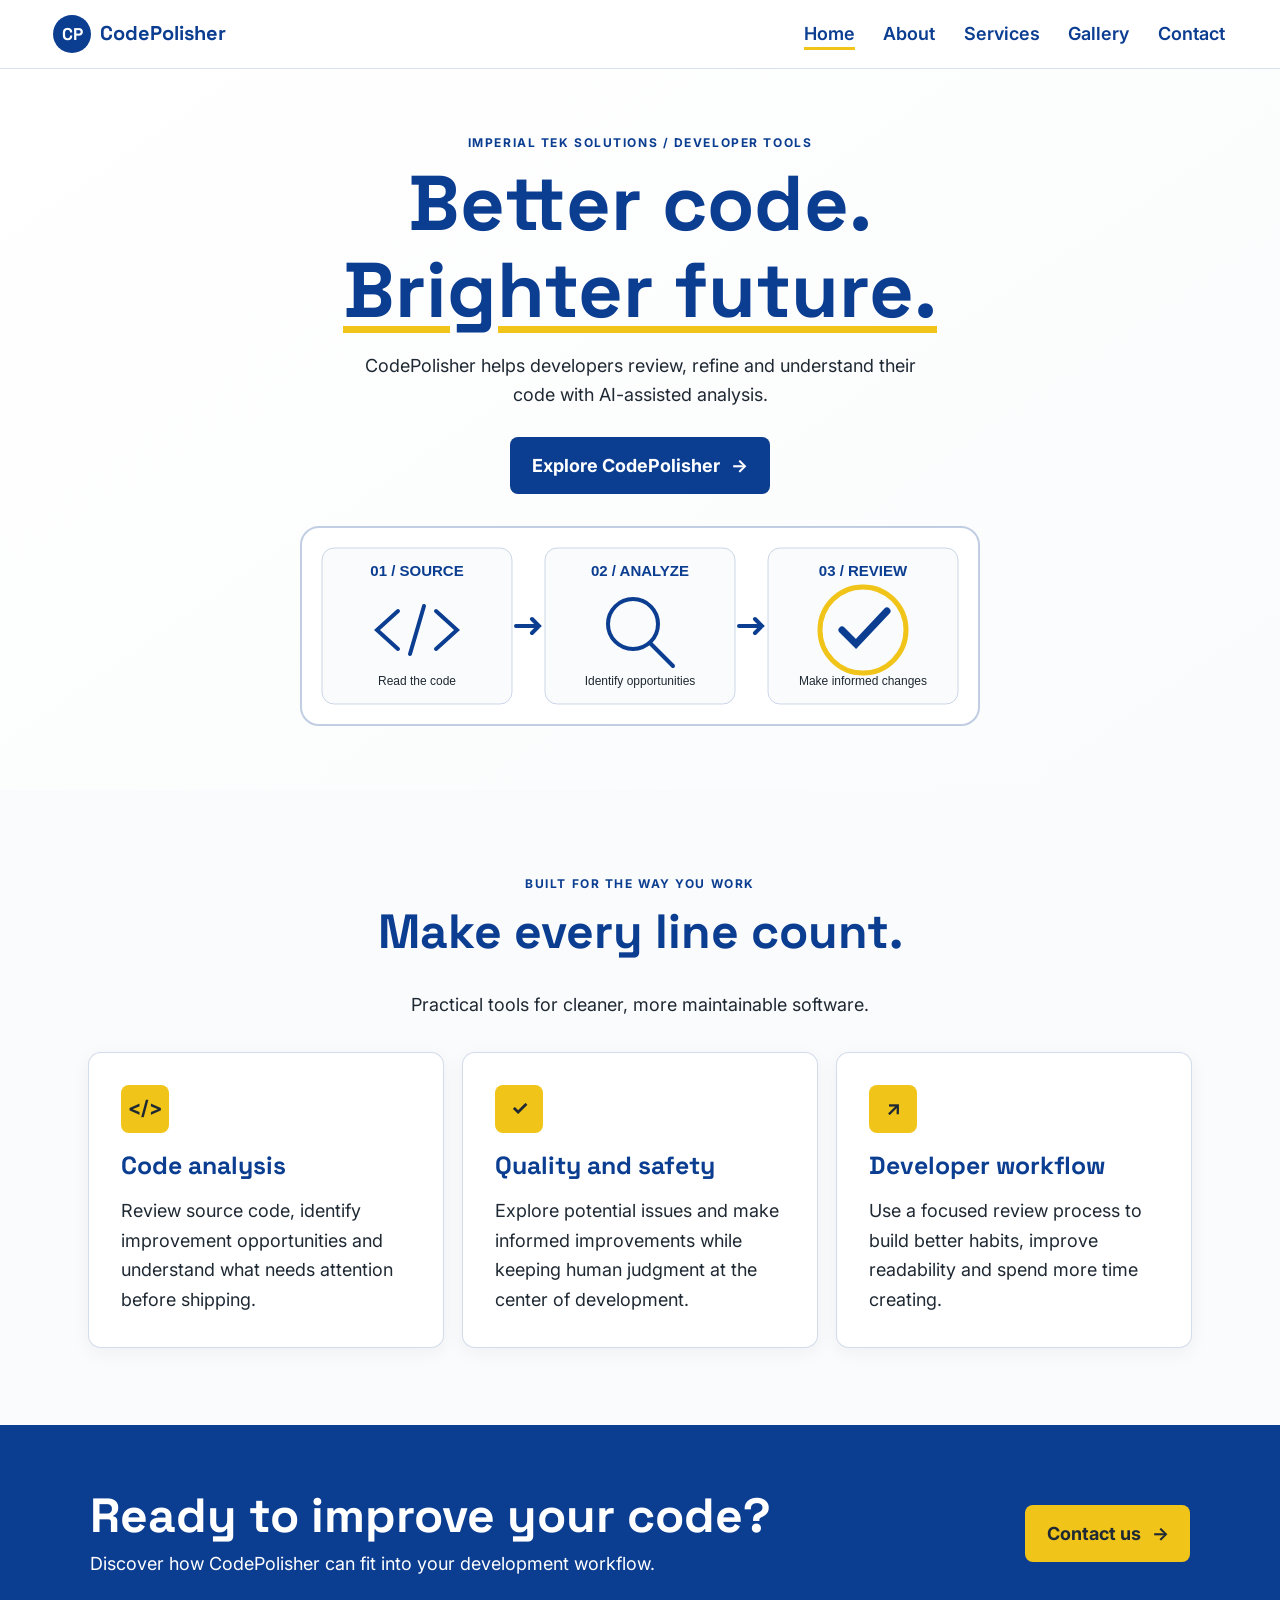
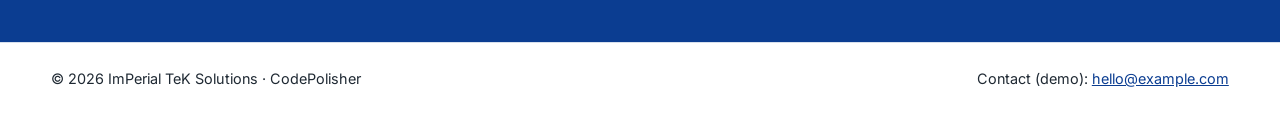
<file: index.html>
<!DOCTYPE html>
<!-- HTML5 document: the language declaration helps screen readers pronounce the content correctly. -->
<html lang="en">
<head>
    <!-- Metadata: UTF-8 supports special characters, viewport enables responsive sizing, and the title identifies the page in browser tabs. -->
    <meta charset="UTF-8">
    <meta name="viewport" content="width=device-width, initial-scale=1.0">
    <title>Home | CodePolisher</title>
    <!-- Shared stylesheet: one file keeps layout and brand consistent across all five pages. Google Fonts are optional; CSS provides local fallbacks. -->
    <link rel="stylesheet" href="https://fonts.googleapis.com/css2?family=Inter:wght@400;500;600;700&amp;family=Space+Grotesk:wght@500;600;700&amp;display=swap">
    <link rel="stylesheet" href="css/style.css">
</head>
<body>
    <!-- Skip link: keyboard users can bypass repeated navigation and reach the main content directly. -->
    <a class="skip-link" href="#main-content">Skip to main content</a>
<!-- Shared sticky header: keeps the brand and navigation available while scrolling. The same links on every page make the site predictable. -->
<header class="site-header">
    <!-- Placeholder logo: the circle and text identify the brand; linking it home gives visitors a familiar way back. -->
    <a class="brand" href="index.html" aria-label="CodePolisher home">
        <svg width="204" height="42" viewBox="0 0 204 42" aria-hidden="true" focusable="false">
            <circle cx="21" cy="21" r="19" fill="#0b3d91"/>
            <text x="21" y="27" text-anchor="middle" fill="white" font-size="17" font-weight="700">CP</text>
            <text x="49" y="27" fill="#0b3d91" font-size="20" font-weight="700">CodePolisher</text>
        </svg>
    </a>
    <!-- Mobile menu control: aria-expanded tells assistive technology whether navigation is open. JavaScript toggles the menu on small screens. -->
    <button class="menu-toggle" type="button" aria-controls="site-nav" aria-expanded="false" aria-label="Toggle navigation">☰</button>
    <!-- Shared navigation: relative filenames keep all five pages connected, including when the folder is opened locally. -->
    <nav id="site-nav" aria-label="Main navigation">
        <a href="index.html">Home</a>
        <a href="about.html">About</a>
        <a href="services.html">Services</a>
        <a href="gallery.html">Gallery</a>
        <a href="contact.html">Contact</a>
    </nav>
</header>
<!-- Main content: the unique information for Home is inside this landmark so screen readers can skip the repeated navigation. -->
<main id="main-content">
    <!-- Hero: introduces the product, explains its purpose and gives a clear next step. The visual reinforces the code-review theme without relying on text embedded in an image. -->
    <section class="hero" aria-labelledby="hero-title">
        <span class="eyebrow">IMPERIAL TEK SOLUTIONS / DEVELOPER TOOLS</span>
        <h1 id="hero-title">Better code.<br><span>Brighter future.</span></h1>
        <p class="hero-copy">CodePolisher helps developers review, refine and understand their code with AI-assisted analysis.</p>
        <a class="button" href="services.html">Explore CodePolisher <span aria-hidden="true">→</span></a>
        <!-- Original local illustration: alt text explains its meaning; width and height reserve space before loading to prevent layout shifts. -->
        <img class="hero-image" src="img/code-review.svg" width="680" height="200" alt="Illustration of a code review workflow moving from source code through analysis to a verified result.">
    </section>
    <!-- Feature section: three cards explain the main benefits. Semantic articles and headings help visitors scan independent ideas. -->
    <section class="features" aria-labelledby="features-title">
        <div class="section-intro">
            <span class="eyebrow">BUILT FOR THE WAY YOU WORK</span>
            <h2 id="features-title">Make every line count.</h2>
            <p>Practical tools for cleaner, more maintainable software.</p>
        </div>
        <!-- Responsive grid: each article has an icon, heading and description; decorative icons are hidden from screen readers. -->
        <div class="feature-grid">
            <article class="feature-card">
                <span class="feature-icon" aria-hidden="true">&lt;/&gt;</span>
                <h3>Code analysis</h3>
                <p>Review source code, identify improvement opportunities and understand what needs attention before shipping.</p>
            </article>
            <article class="feature-card">
                <span class="feature-icon" aria-hidden="true">✓</span>
                <h3>Quality and safety</h3>
                <p>Explore potential issues and make informed improvements while keeping human judgment at the center of development.</p>
            </article>
            <article class="feature-card">
                <span class="feature-icon" aria-hidden="true">↗</span>
                <h3>Developer workflow</h3>
                <p>Use a focused review process to build better habits, improve readability and spend more time creating.</p>
            </article>
        </div>
    </section>
    <!-- Repeat CTA: gives visitors another next step after reading the features. It points to the Contact page rather than leaving them at a dead end. -->
    <section class="repeat-cta" aria-labelledby="cta-title">
        <div>
            <h2 id="cta-title">Ready to improve your code?</h2>
            <p>Discover how CodePolisher can fit into your development workflow.</p>
        </div>
        <a class="button button-accent" href="contact.html">Contact us <span aria-hidden="true">→</span></a>
    </section>
</main>
<!-- Shared footer: repeats ownership and contact information so visitors can find it from any page. The email is a clearly marked example for the class project. -->
<footer class="site-footer">
    <p>© 2026 ImPerial TeK Solutions · CodePolisher</p>
    <p>Contact (demo): <a href="mailto:hello@example.com">hello@example.com</a></p>
</footer>
    <!-- Shared script: loaded after the HTML so DOM elements exist before JavaScript accesses them. -->
    <script src="js/script.js"></script>
</body>
</html>
</file>
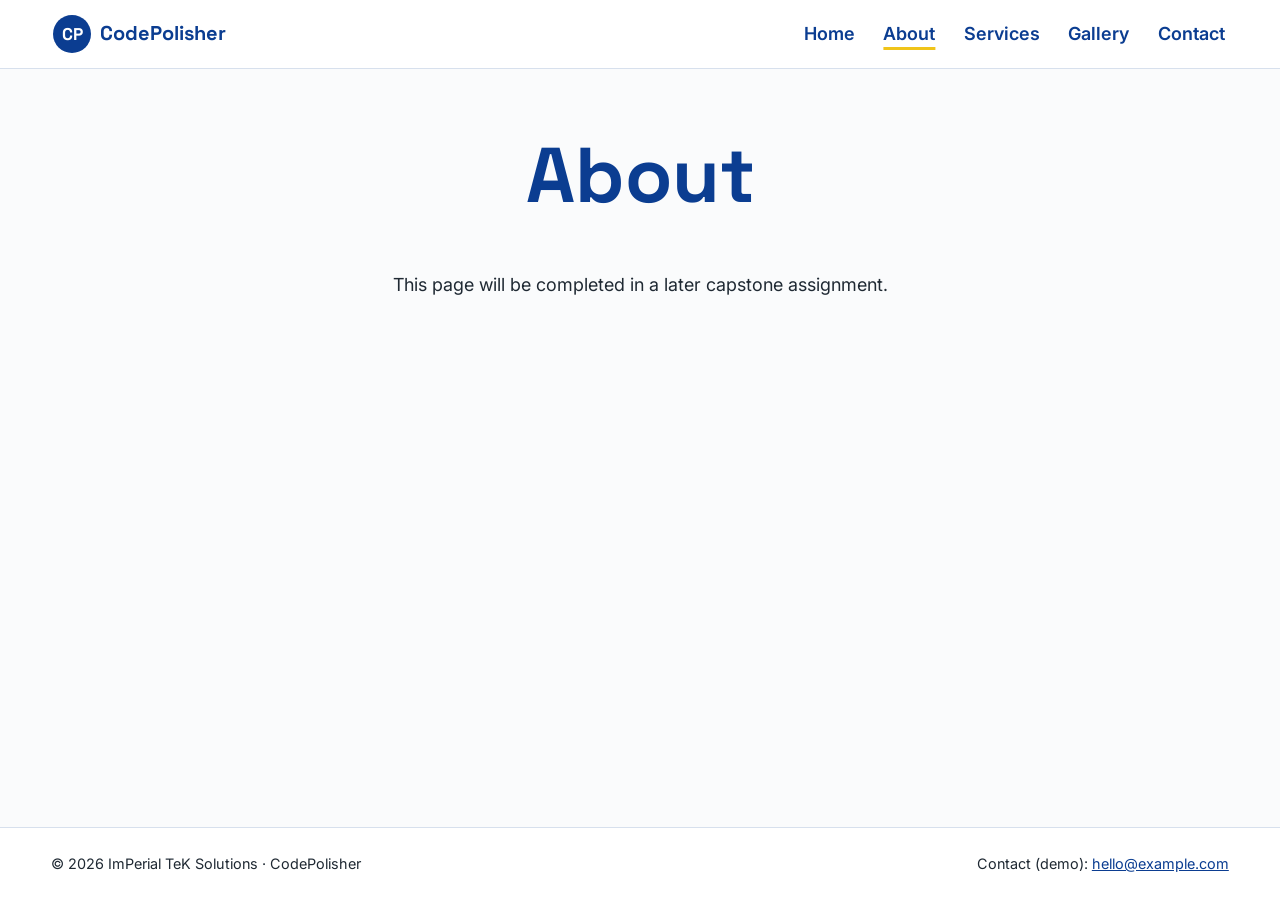
<file: about.html>
<!DOCTYPE html>
<!-- HTML5 document: the language declaration helps screen readers pronounce the content correctly. -->
<html lang="en">
<head>
    <!-- Metadata: UTF-8 supports special characters, viewport enables responsive sizing, and the title identifies the page in browser tabs. -->
    <meta charset="UTF-8">
    <meta name="viewport" content="width=device-width, initial-scale=1.0">
    <title>About | CodePolisher</title>
    <!-- Shared stylesheet: one file keeps layout and brand consistent across all five pages. Google Fonts are optional; CSS provides local fallbacks. -->
    <link rel="stylesheet" href="https://fonts.googleapis.com/css2?family=Inter:wght@400;500;600;700&amp;family=Space+Grotesk:wght@500;600;700&amp;display=swap">
    <link rel="stylesheet" href="css/style.css">
</head>
<body>
    <!-- Skip link: keyboard users can bypass repeated navigation and reach the main content directly. -->
    <a class="skip-link" href="#main-content">Skip to main content</a>
<!-- Shared sticky header: keeps the brand and navigation available while scrolling. The same links on every page make the site predictable. -->
<header class="site-header">
    <!-- Placeholder logo: the circle and text identify the brand; linking it home gives visitors a familiar way back. -->
    <a class="brand" href="index.html" aria-label="CodePolisher home">
        <svg width="204" height="42" viewBox="0 0 204 42" aria-hidden="true" focusable="false">
            <circle cx="21" cy="21" r="19" fill="#0b3d91"/>
            <text x="21" y="27" text-anchor="middle" fill="white" font-size="17" font-weight="700">CP</text>
            <text x="49" y="27" fill="#0b3d91" font-size="20" font-weight="700">CodePolisher</text>
        </svg>
    </a>
    <!-- Mobile menu control: aria-expanded tells assistive technology whether navigation is open. JavaScript toggles the menu on small screens. -->
    <button class="menu-toggle" type="button" aria-controls="site-nav" aria-expanded="false" aria-label="Toggle navigation">☰</button>
    <!-- Shared navigation: relative filenames keep all five pages connected, including when the folder is opened locally. -->
    <nav id="site-nav" aria-label="Main navigation">
        <a href="index.html">Home</a>
        <a href="about.html">About</a>
        <a href="services.html">Services</a>
        <a href="gallery.html">Gallery</a>
        <a href="contact.html">Contact</a>
    </nav>
</header>
<!-- Placeholder main: reserves this page for a later capstone milestone. A meaningful heading confirms that the navigation link works. -->
<main id="main-content" class="placeholder">
    <h1>About</h1>
    <p>This page will be completed in a later capstone assignment.</p>
</main>
<!-- Shared footer: repeats ownership and contact information so visitors can find it from any page. The email is a clearly marked example for the class project. -->
<footer class="site-footer">
    <p>© 2026 ImPerial TeK Solutions · CodePolisher</p>
    <p>Contact (demo): <a href="mailto:hello@example.com">hello@example.com</a></p>
</footer>
    <!-- Shared script: loaded after the HTML so DOM elements exist before JavaScript accesses them. -->
    <script src="js/script.js"></script>
</body>
</html>
</file>
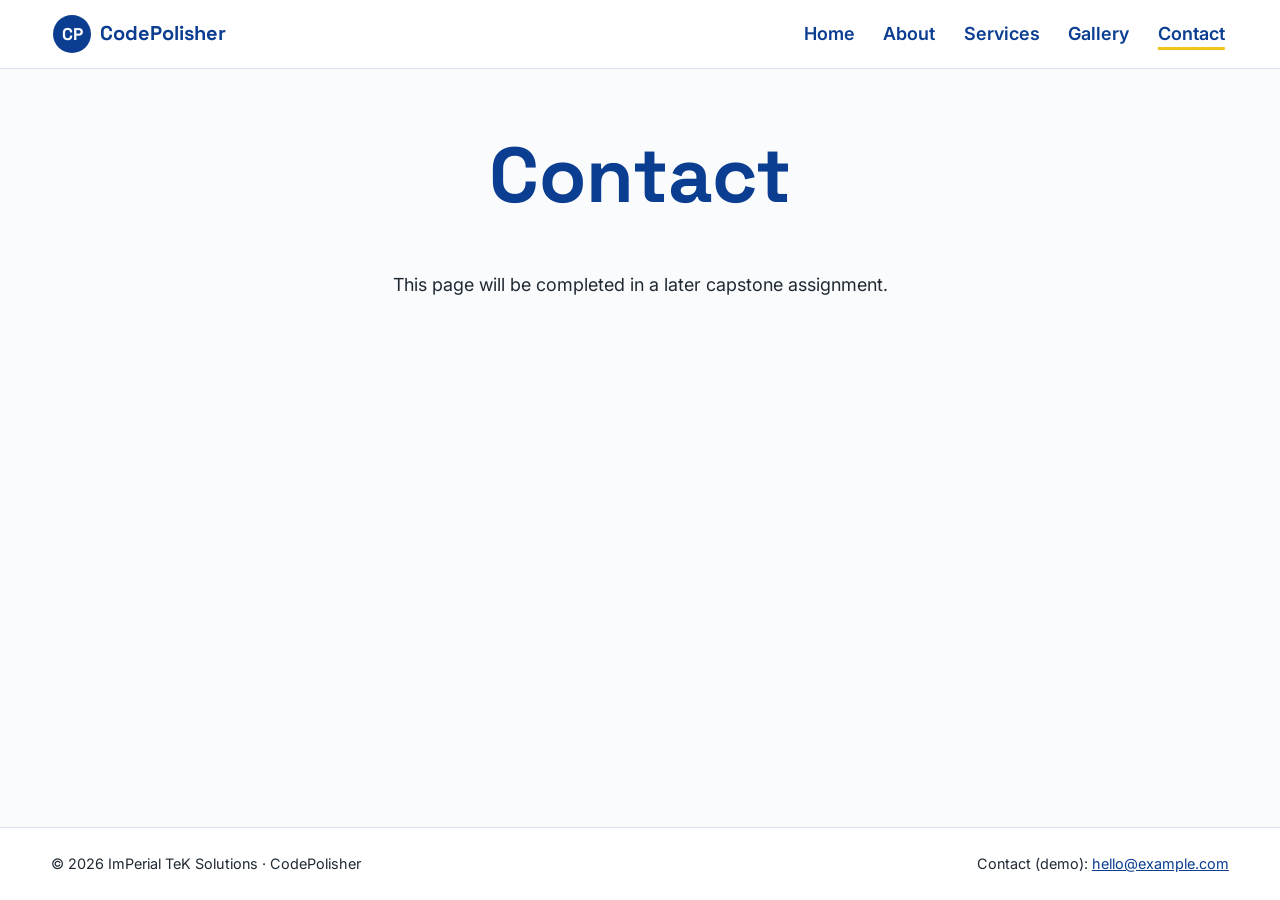
<file: contact.html>
<!DOCTYPE html>
<!-- HTML5 document: the language declaration helps screen readers pronounce the content correctly. -->
<html lang="en">
<head>
    <!-- Metadata: UTF-8 supports special characters, viewport enables responsive sizing, and the title identifies the page in browser tabs. -->
    <meta charset="UTF-8">
    <meta name="viewport" content="width=device-width, initial-scale=1.0">
    <title>Contact | CodePolisher</title>
    <!-- Shared stylesheet: one file keeps layout and brand consistent across all five pages. Google Fonts are optional; CSS provides local fallbacks. -->
    <link rel="stylesheet" href="https://fonts.googleapis.com/css2?family=Inter:wght@400;500;600;700&amp;family=Space+Grotesk:wght@500;600;700&amp;display=swap">
    <link rel="stylesheet" href="css/style.css">
</head>
<body>
    <!-- Skip link: keyboard users can bypass repeated navigation and reach the main content directly. -->
    <a class="skip-link" href="#main-content">Skip to main content</a>
<!-- Shared sticky header: keeps the brand and navigation available while scrolling. The same links on every page make the site predictable. -->
<header class="site-header">
    <!-- Placeholder logo: the circle and text identify the brand; linking it home gives visitors a familiar way back. -->
    <a class="brand" href="index.html" aria-label="CodePolisher home">
        <svg width="204" height="42" viewBox="0 0 204 42" aria-hidden="true" focusable="false">
            <circle cx="21" cy="21" r="19" fill="#0b3d91"/>
            <text x="21" y="27" text-anchor="middle" fill="white" font-size="17" font-weight="700">CP</text>
            <text x="49" y="27" fill="#0b3d91" font-size="20" font-weight="700">CodePolisher</text>
        </svg>
    </a>
    <!-- Mobile menu control: aria-expanded tells assistive technology whether navigation is open. JavaScript toggles the menu on small screens. -->
    <button class="menu-toggle" type="button" aria-controls="site-nav" aria-expanded="false" aria-label="Toggle navigation">☰</button>
    <!-- Shared navigation: relative filenames keep all five pages connected, including when the folder is opened locally. -->
    <nav id="site-nav" aria-label="Main navigation">
        <a href="index.html">Home</a>
        <a href="about.html">About</a>
        <a href="services.html">Services</a>
        <a href="gallery.html">Gallery</a>
        <a href="contact.html">Contact</a>
    </nav>
</header>
<!-- Placeholder main: reserves this page for a later capstone milestone. A meaningful heading confirms that the navigation link works. -->
<main id="main-content" class="placeholder">
    <h1>Contact</h1>
    <p>This page will be completed in a later capstone assignment.</p>
</main>
<!-- Shared footer: repeats ownership and contact information so visitors can find it from any page. The email is a clearly marked example for the class project. -->
<footer class="site-footer">
    <p>© 2026 ImPerial TeK Solutions · CodePolisher</p>
    <p>Contact (demo): <a href="mailto:hello@example.com">hello@example.com</a></p>
</footer>
    <!-- Shared script: loaded after the HTML so DOM elements exist before JavaScript accesses them. -->
    <script src="js/script.js"></script>
</body>
</html>
</file>
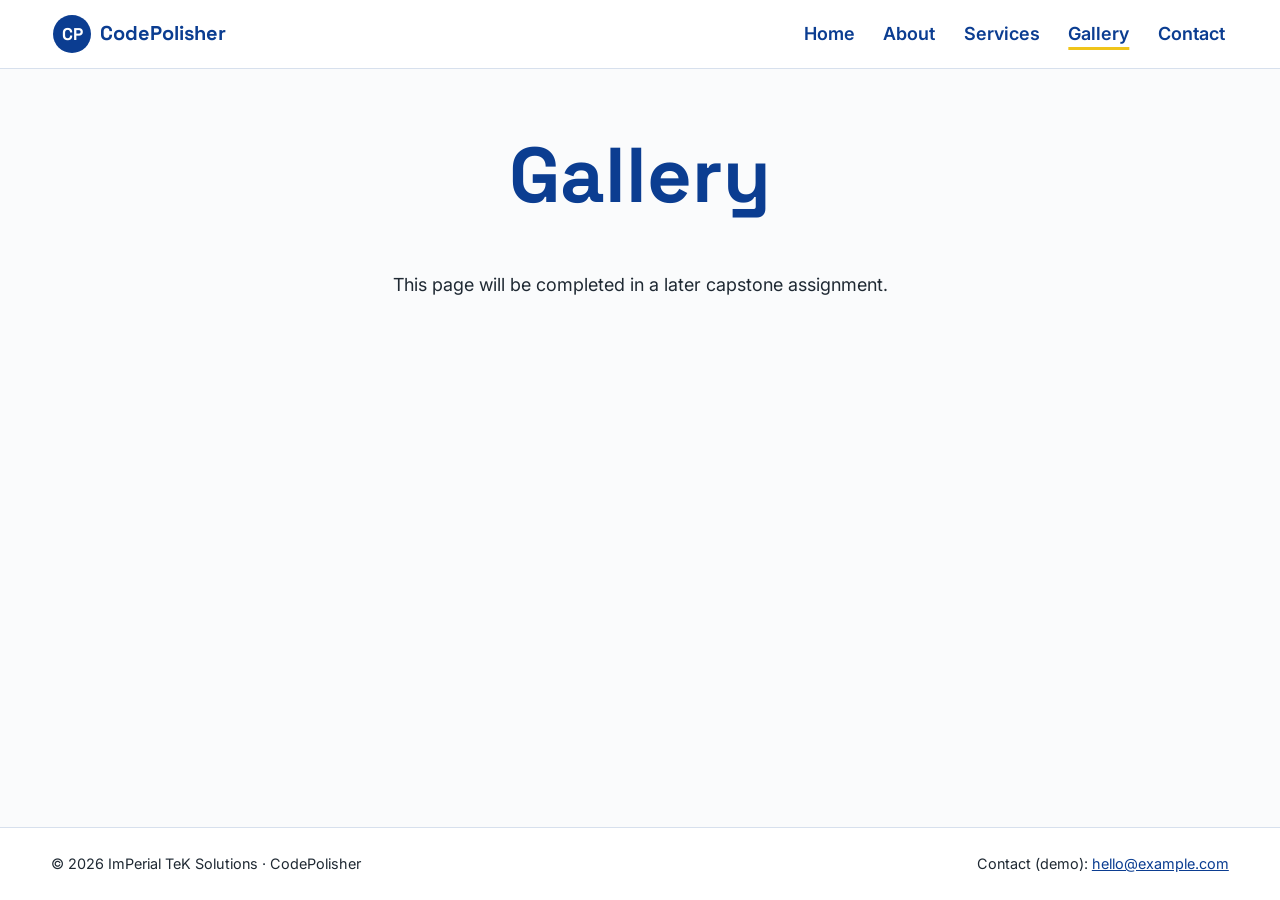
<file: gallery.html>
<!DOCTYPE html>
<!-- HTML5 document: the language declaration helps screen readers pronounce the content correctly. -->
<html lang="en">
<head>
    <!-- Metadata: UTF-8 supports special characters, viewport enables responsive sizing, and the title identifies the page in browser tabs. -->
    <meta charset="UTF-8">
    <meta name="viewport" content="width=device-width, initial-scale=1.0">
    <title>Gallery | CodePolisher</title>
    <!-- Shared stylesheet: one file keeps layout and brand consistent across all five pages. Google Fonts are optional; CSS provides local fallbacks. -->
    <link rel="stylesheet" href="https://fonts.googleapis.com/css2?family=Inter:wght@400;500;600;700&amp;family=Space+Grotesk:wght@500;600;700&amp;display=swap">
    <link rel="stylesheet" href="css/style.css">
</head>
<body>
    <!-- Skip link: keyboard users can bypass repeated navigation and reach the main content directly. -->
    <a class="skip-link" href="#main-content">Skip to main content</a>
<!-- Shared sticky header: keeps the brand and navigation available while scrolling. The same links on every page make the site predictable. -->
<header class="site-header">
    <!-- Placeholder logo: the circle and text identify the brand; linking it home gives visitors a familiar way back. -->
    <a class="brand" href="index.html" aria-label="CodePolisher home">
        <svg width="204" height="42" viewBox="0 0 204 42" aria-hidden="true" focusable="false">
            <circle cx="21" cy="21" r="19" fill="#0b3d91"/>
            <text x="21" y="27" text-anchor="middle" fill="white" font-size="17" font-weight="700">CP</text>
            <text x="49" y="27" fill="#0b3d91" font-size="20" font-weight="700">CodePolisher</text>
        </svg>
    </a>
    <!-- Mobile menu control: aria-expanded tells assistive technology whether navigation is open. JavaScript toggles the menu on small screens. -->
    <button class="menu-toggle" type="button" aria-controls="site-nav" aria-expanded="false" aria-label="Toggle navigation">☰</button>
    <!-- Shared navigation: relative filenames keep all five pages connected, including when the folder is opened locally. -->
    <nav id="site-nav" aria-label="Main navigation">
        <a href="index.html">Home</a>
        <a href="about.html">About</a>
        <a href="services.html">Services</a>
        <a href="gallery.html">Gallery</a>
        <a href="contact.html">Contact</a>
    </nav>
</header>
<!-- Placeholder main: reserves this page for a later capstone milestone. A meaningful heading confirms that the navigation link works. -->
<main id="main-content" class="placeholder">
    <h1>Gallery</h1>
    <p>This page will be completed in a later capstone assignment.</p>
</main>
<!-- Shared footer: repeats ownership and contact information so visitors can find it from any page. The email is a clearly marked example for the class project. -->
<footer class="site-footer">
    <p>© 2026 ImPerial TeK Solutions · CodePolisher</p>
    <p>Contact (demo): <a href="mailto:hello@example.com">hello@example.com</a></p>
</footer>
    <!-- Shared script: loaded after the HTML so DOM elements exist before JavaScript accesses them. -->
    <script src="js/script.js"></script>
</body>
</html>
</file>
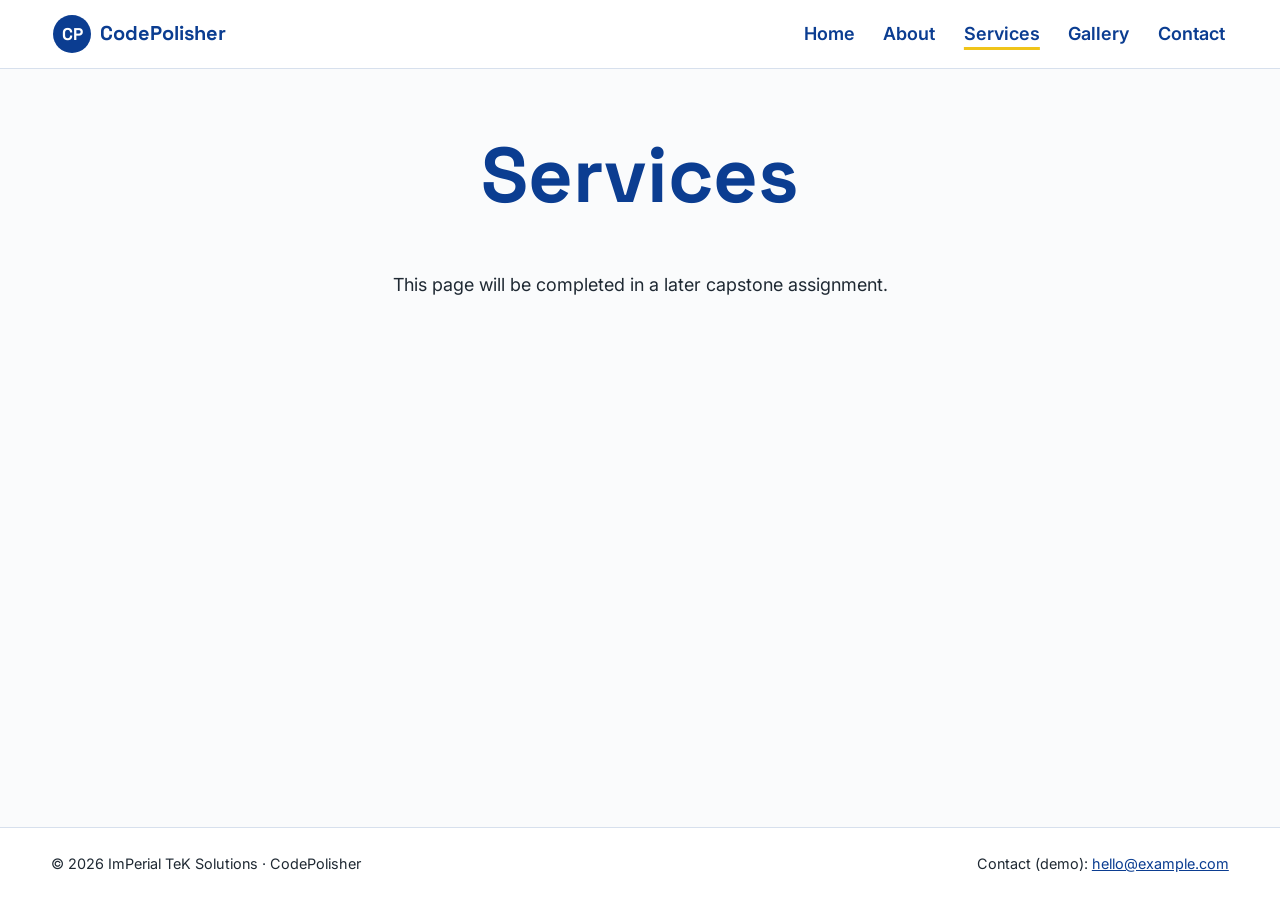
<file: services.html>
<!DOCTYPE html>
<!-- HTML5 document: the language declaration helps screen readers pronounce the content correctly. -->
<html lang="en">
<head>
    <!-- Metadata: UTF-8 supports special characters, viewport enables responsive sizing, and the title identifies the page in browser tabs. -->
    <meta charset="UTF-8">
    <meta name="viewport" content="width=device-width, initial-scale=1.0">
    <title>Services | CodePolisher</title>
    <!-- Shared stylesheet: one file keeps layout and brand consistent across all five pages. Google Fonts are optional; CSS provides local fallbacks. -->
    <link rel="stylesheet" href="https://fonts.googleapis.com/css2?family=Inter:wght@400;500;600;700&amp;family=Space+Grotesk:wght@500;600;700&amp;display=swap">
    <link rel="stylesheet" href="css/style.css">
</head>
<body>
    <!-- Skip link: keyboard users can bypass repeated navigation and reach the main content directly. -->
    <a class="skip-link" href="#main-content">Skip to main content</a>
<!-- Shared sticky header: keeps the brand and navigation available while scrolling. The same links on every page make the site predictable. -->
<header class="site-header">
    <!-- Placeholder logo: the circle and text identify the brand; linking it home gives visitors a familiar way back. -->
    <a class="brand" href="index.html" aria-label="CodePolisher home">
        <svg width="204" height="42" viewBox="0 0 204 42" aria-hidden="true" focusable="false">
            <circle cx="21" cy="21" r="19" fill="#0b3d91"/>
            <text x="21" y="27" text-anchor="middle" fill="white" font-size="17" font-weight="700">CP</text>
            <text x="49" y="27" fill="#0b3d91" font-size="20" font-weight="700">CodePolisher</text>
        </svg>
    </a>
    <!-- Mobile menu control: aria-expanded tells assistive technology whether navigation is open. JavaScript toggles the menu on small screens. -->
    <button class="menu-toggle" type="button" aria-controls="site-nav" aria-expanded="false" aria-label="Toggle navigation">☰</button>
    <!-- Shared navigation: relative filenames keep all five pages connected, including when the folder is opened locally. -->
    <nav id="site-nav" aria-label="Main navigation">
        <a href="index.html">Home</a>
        <a href="about.html">About</a>
        <a href="services.html">Services</a>
        <a href="gallery.html">Gallery</a>
        <a href="contact.html">Contact</a>
    </nav>
</header>
<!-- Placeholder main: reserves this page for a later capstone milestone. A meaningful heading confirms that the navigation link works. -->
<main id="main-content" class="placeholder">
    <h1>Services</h1>
    <p>This page will be completed in a later capstone assignment.</p>
</main>
<!-- Shared footer: repeats ownership and contact information so visitors can find it from any page. The email is a clearly marked example for the class project. -->
<footer class="site-footer">
    <p>© 2026 ImPerial TeK Solutions · CodePolisher</p>
    <p>Contact (demo): <a href="mailto:hello@example.com">hello@example.com</a></p>
</footer>
    <!-- Shared script: loaded after the HTML so DOM elements exist before JavaScript accesses them. -->
    <script src="js/script.js"></script>
</body>
</html>
</file>
<file: css/style.css>
/* Brand tokens: these five proposal colors and two font stacks are shared across pages. Variables make future changes consistent instead of requiring repeated edits. */
:root {
    --background: #fafbfc;
    --surface: #ffffff;
    --primary: #0b3d91;
    --accent: #f0c419;
    --text: #1f2933;
    --heading-font: "Space Grotesk", Arial, sans-serif;
    --body-font: Inter, Arial, sans-serif;
}
/* Sizing reset: border-box includes padding in widths, preventing cards and controls from unexpectedly overflowing narrow screens. */
*, *::before, *::after { box-sizing: border-box; }
/* Page foundation: the vertical flex layout keeps short placeholder pages tall enough for the footer to sit at the bottom. Clamp scales the body text smoothly. */
body {
    margin: 0;
    min-height: 100vh;
    display: flex;
    flex-direction: column;
    background: var(--background);
    color: var(--text);
    font-family: var(--body-font);
    font-size: clamp(1rem, 0.95rem + 0.25vw, 1.125rem);
    line-height: 1.65;
}
/* Main landmark: flex growth fills leftover vertical space, keeping shared footers in a consistent position. */
main { flex: 1; min-width: 0; }
/* Type hierarchy: heading and paragraph clamps limit sizes at both extremes while viewport units provide fluid intermediate sizing. */
h1, h2, h3 { font-family: var(--heading-font); line-height: 1.12; margin: 0 0 0.65em; color: var(--primary); }
h1 { font-size: clamp(2.5rem, 1.65rem + 4vw, 5.25rem); }
h2 { font-size: clamp(1.85rem, 1.4rem + 2vw, 3rem); }
h3 { font-size: clamp(1.25rem, 1.15rem + 0.5vw, 1.65rem); }
p { font-size: clamp(1rem, 0.95rem + 0.25vw, 1.125rem); margin: 0 0 1rem; }
/* Responsive media: intrinsic aspect ratio is preserved, and max-width stops illustrations from spilling outside their containers. */
img { max-width: 100%; height: auto; }
/* Links and focus: consistent brand links and a visible focus ring make keyboard interaction clear. */
a { color: var(--primary); }
a:focus-visible, button:focus-visible { outline: 3px solid var(--primary); outline-offset: 4px; }
/* Skip link: hidden offscreen until focused so keyboard users can jump directly to page content without adding visual clutter. */
.skip-link { position: absolute; top: -100px; left: 1rem; z-index: 20; padding: 0.6rem 1rem; background: var(--surface); }
.skip-link:focus { top: 0.5rem; }
/* Sticky site header: flex puts the logo and nav in one row; space-between pushes them to opposite ends, while sticky keeps navigation visible during scrolling. */
.site-header {
    position: sticky;
    top: 0;
    z-index: 10;
    display: flex;
    justify-content: space-between;
    align-items: center;
    gap: 1rem;
    padding: 0.75rem clamp(1rem, 4vw, 4rem);
    background: var(--surface);
    border-bottom: 1px solid rgba(11,61,145,0.16);
}
/* Logo: inline-flex removes baseline gaps and keeps the temporary SVG compact so the navigation has room. */
.brand { display: inline-flex; max-width: 100%; text-decoration: none; flex-shrink: 0; }
.brand svg { display: block; max-width: 100%; font-family: var(--heading-font); }
/* Desktop nav: flex arranges all five links horizontally; spacing and padding give visitors easy click targets. */
.site-header nav { display: flex; align-items: center; gap: clamp(0.3rem, 1.6vw, 1.6rem); }
.site-header nav a { text-decoration: none; font-weight: 600; padding: 0.45rem 0.25rem; }
.site-header nav a:hover, .site-header nav a[aria-current="page"] { text-decoration: underline; text-decoration-color: var(--accent); text-decoration-thickness: 3px; text-underline-offset: 0.4em; }
/* Menu toggle: initially hidden, then shown by the mobile media query once JavaScript is available; this prevents inaccessible menus without JavaScript. */
.menu-toggle { display: none; border: 1px solid var(--primary); border-radius: 0.4rem; background: var(--surface); color: var(--primary); font-size: 1.5rem; min-width: 44px; min-height: 44px; cursor: pointer; }
/* Hero: the required 80vh minimum and column flex centering place the headline, CTA and artwork in a prominent first screen; padding leaves breathing room. */
.hero {
    min-height: 80vh;
    display: flex;
    flex-direction: column;
    justify-content: center;
    align-items: center;
    text-align: center;
    padding: clamp(2rem, 5vw, 5rem) 1rem;
    background: linear-gradient(145deg, var(--surface), var(--background));
}
/* Hero headline: the second line receives a distinct brand treatment, while a subtle accent underline highlights the central promise. */
.hero h1 { max-width: 18ch; margin: 0.5rem 0 1rem; }
.hero h1 span { text-decoration: underline; text-decoration-color: var(--accent); text-decoration-thickness: 0.09em; text-underline-offset: 0.12em; }
/* Eyebrow: small uppercase text introduces a section without competing with the heading. Letter spacing distinguishes it from body copy. */
.eyebrow { color: var(--primary); font-size: 0.75rem; font-weight: 700; letter-spacing: 0.13em; }
/* Hero copy: a readable line length prevents the introduction from stretching too far on large screens. */
.hero-copy { max-width: 54ch; margin-bottom: 1.7rem; }
/* CTA links: inline flex makes an anchor look like a button while preserving native link navigation; ample padding makes it easy to tap. */
.button { display: inline-flex; justify-content: center; align-items: center; gap: 0.7rem; padding: 0.85rem 1.35rem; border-radius: 0.5rem; background: var(--primary); color: var(--surface); font-weight: 700; text-decoration: none; min-height: 48px; text-align: center; }
.button:hover { background: var(--text); }
/* Hero illustration: a bounded local image supports the topic, while a fluid width lets it shrink on phones. */
.hero-image { width: min(100%, 680px); margin-top: 2rem; }
/* Features section: centered max-width and generous padding create consistent page margins and a clear break from the hero. */
.features { max-width: 1200px; margin: 0 auto; padding: clamp(2.5rem, 6vw, 5rem) clamp(1rem, 4vw, 3rem); }
/* Section introduction: centered text and a short readable line help users understand the cards before scanning them. */
.section-intro { text-align: center; margin: 0 auto 2rem; max-width: 60ch; }
.section-intro h2 { margin-top: 0.55rem; }
/* Feature grid: three equal columns on desktop and one column on mobile. minmax(0, 1fr) allows cards to shrink rather than causing overflow. */
.feature-grid { display: grid; grid-template-columns: repeat(3, minmax(0, 1fr)); gap: 1.15rem; }
/* Feature cards: white surfaces, subtle borders and padding group each benefit into its own readable unit. */
.feature-card { background: var(--surface); border: 1px solid rgba(11,61,145,0.18); border-radius: 0.8rem; padding: clamp(1.2rem, 2.5vw, 2rem); box-shadow: 0 5px 18px rgba(31,41,51,0.05); }
.feature-card p { margin-bottom: 0; }
/* Feature icons: compact blue-on-yellow badges establish visual consistency without depending on color alone for meaning. */
.feature-icon { display: inline-flex; justify-content: center; align-items: center; min-width: 48px; height: 48px; padding: 0.4rem; margin-bottom: 1.2rem; background: var(--accent); color: var(--text); font-weight: 700; font-size: 1.25rem; border-radius: 0.5rem; }
/* Repeat CTA: contrasting blue background distinguishes the next step; flexible wrapping prevents cramped text and buttons. */
.repeat-cta { display: flex; flex-wrap: wrap; justify-content: space-between; align-items: center; gap: 1.5rem; background: var(--primary); color: var(--surface); padding: clamp(2rem, 5vw, 4rem) clamp(1rem, 7vw, 6rem); }
.repeat-cta h2 { color: var(--surface); margin-bottom: 0.4rem; }
.repeat-cta p { margin-bottom: 0; }
/* Accent CTA: dark text on yellow is readable; a white focus ring stays visible against the blue section. */
.button-accent { background: var(--accent); color: var(--text); }
.button-accent:hover { background: var(--surface); }
.repeat-cta a:focus-visible { outline-color: var(--surface); }
/* Footer: shared flex layout distributes copyright and contact information, wrapping when there is not enough room. */
.site-footer { display: flex; flex-wrap: wrap; justify-content: space-between; gap: 0.5rem 1rem; background: var(--surface); padding: 1.5rem clamp(1rem, 4vw, 4rem); border-top: 1px solid rgba(11,61,145,0.16); }
.site-footer p { margin: 0; font-size: 0.9rem; overflow-wrap: anywhere; }
/* Stub pages: centered placeholder headings confirm each destination works without prematurely building future assignments. */
.placeholder { padding: 4rem 1rem; text-align: center; }
/* Mobile breakpoint: below 768px the header can wrap, the enhanced hamburger collapses the nav and feature cards stack vertically. This keeps links and content inside the viewport. */
@media (max-width: 767px) {
    .site-header { flex-wrap: wrap; }
    .site-header nav { width: 100%; flex-direction: column; align-items: stretch; gap: 0; }
    .site-header nav a { padding: 0.65rem 0; }
    .js-enabled .menu-toggle { display: inline-block; }
    .js-enabled .site-header nav { display: none; }
    .js-enabled .site-header nav.is-open { display: flex; }
    .feature-grid { grid-template-columns: 1fr; }
    .repeat-cta { align-items: flex-start; flex-direction: column; }
    .site-footer { flex-direction: column; }
}
</file>
